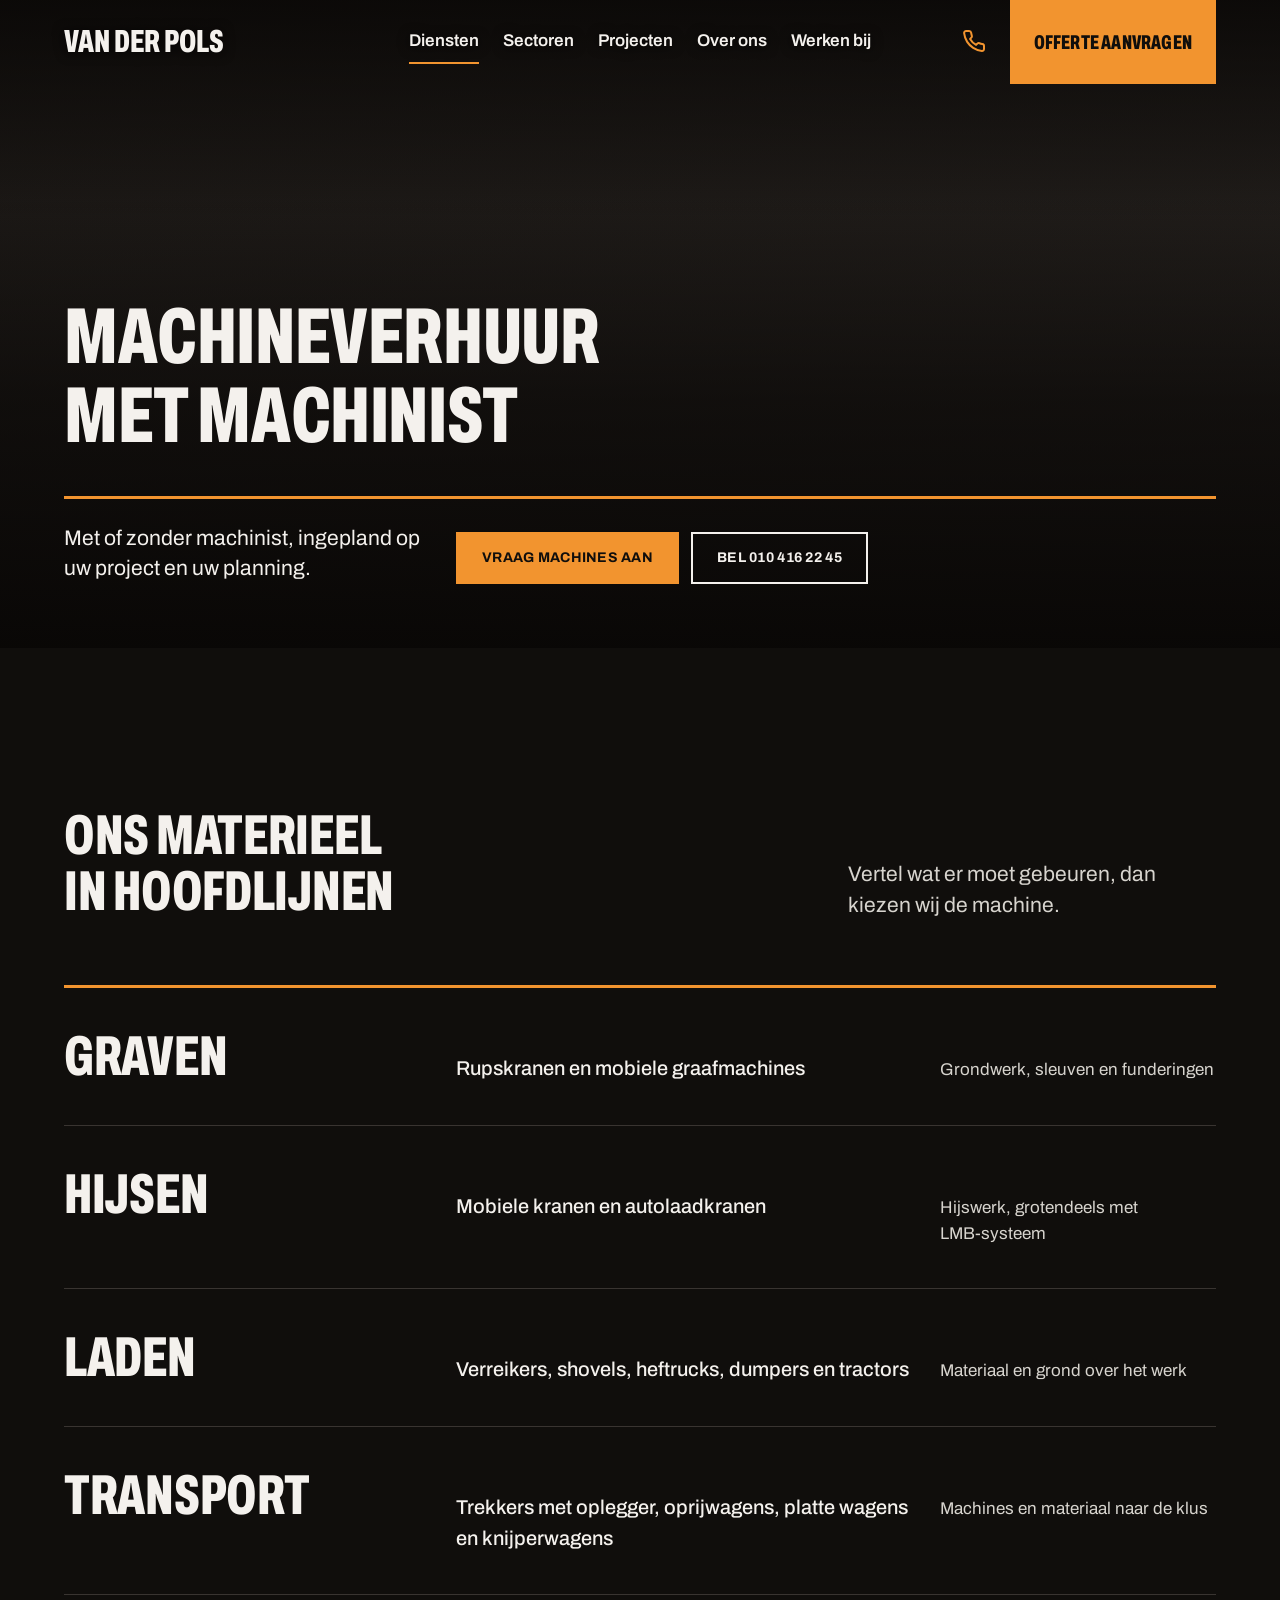
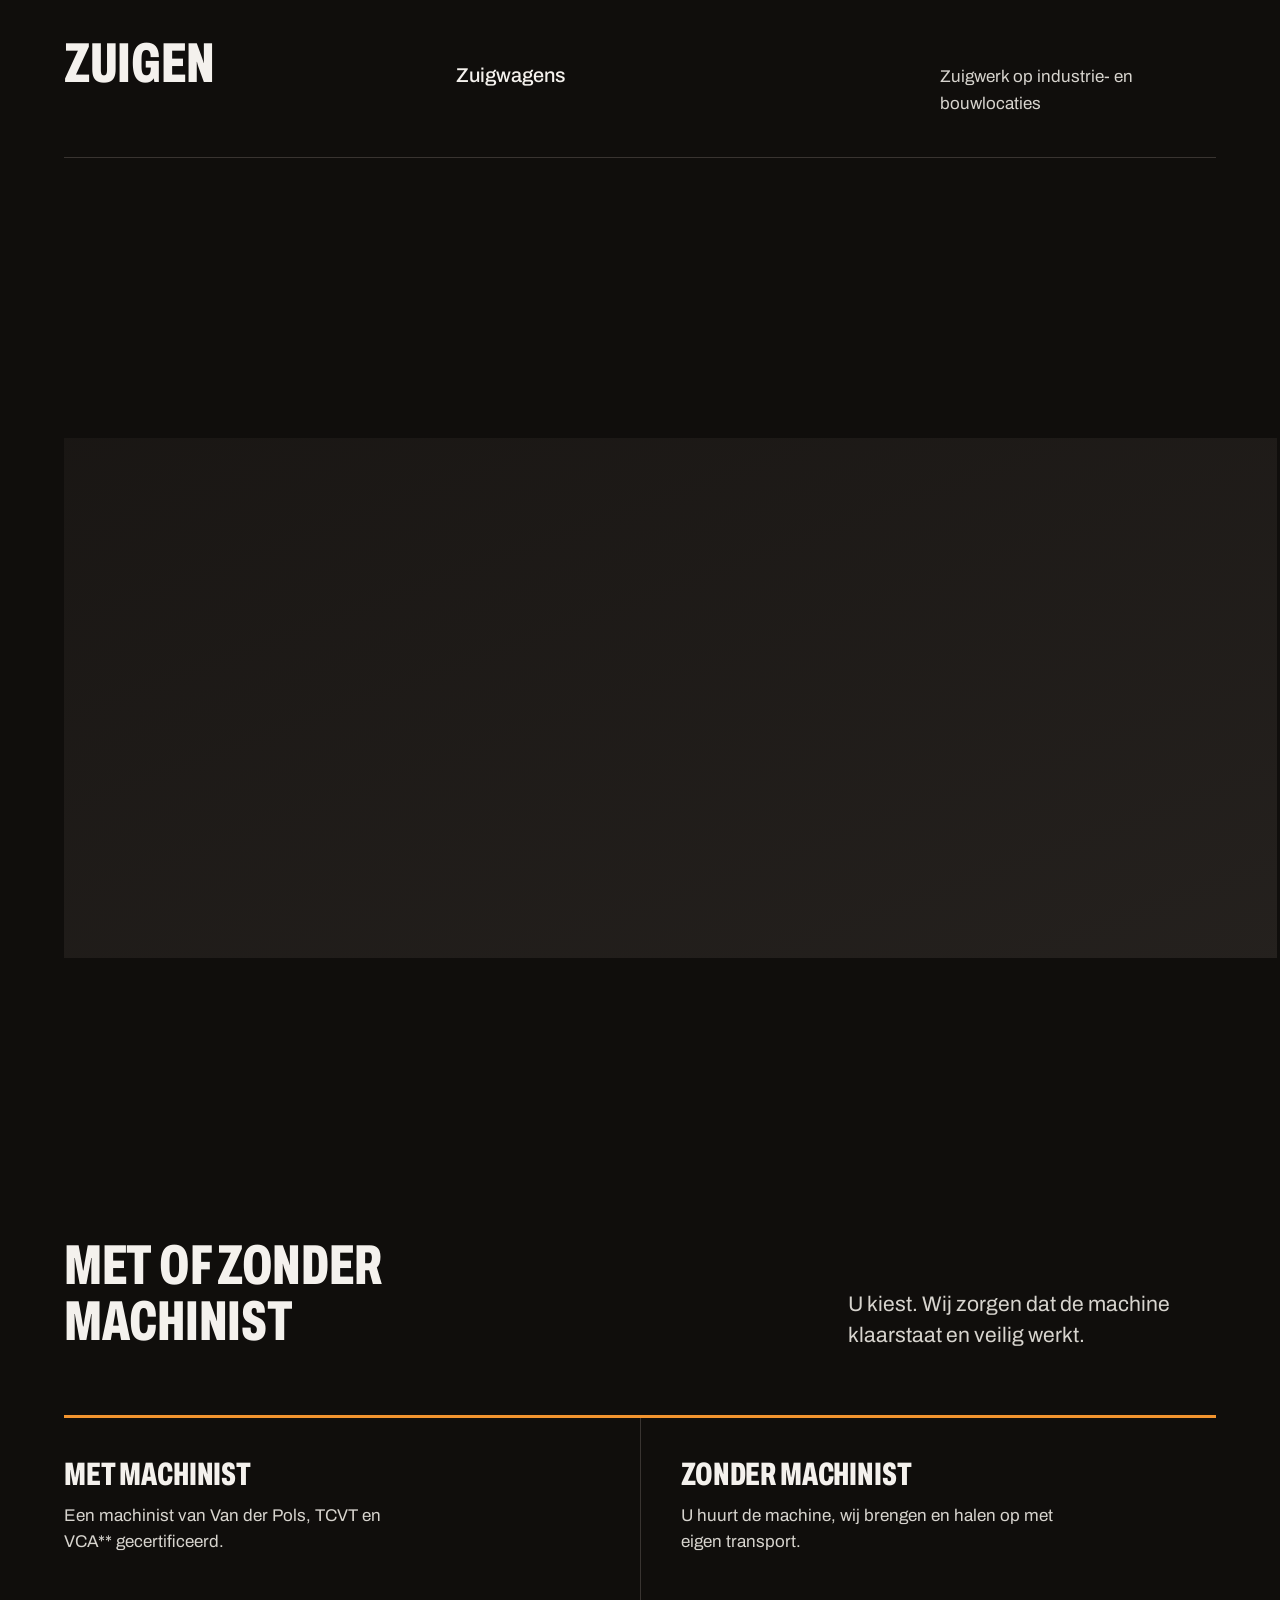
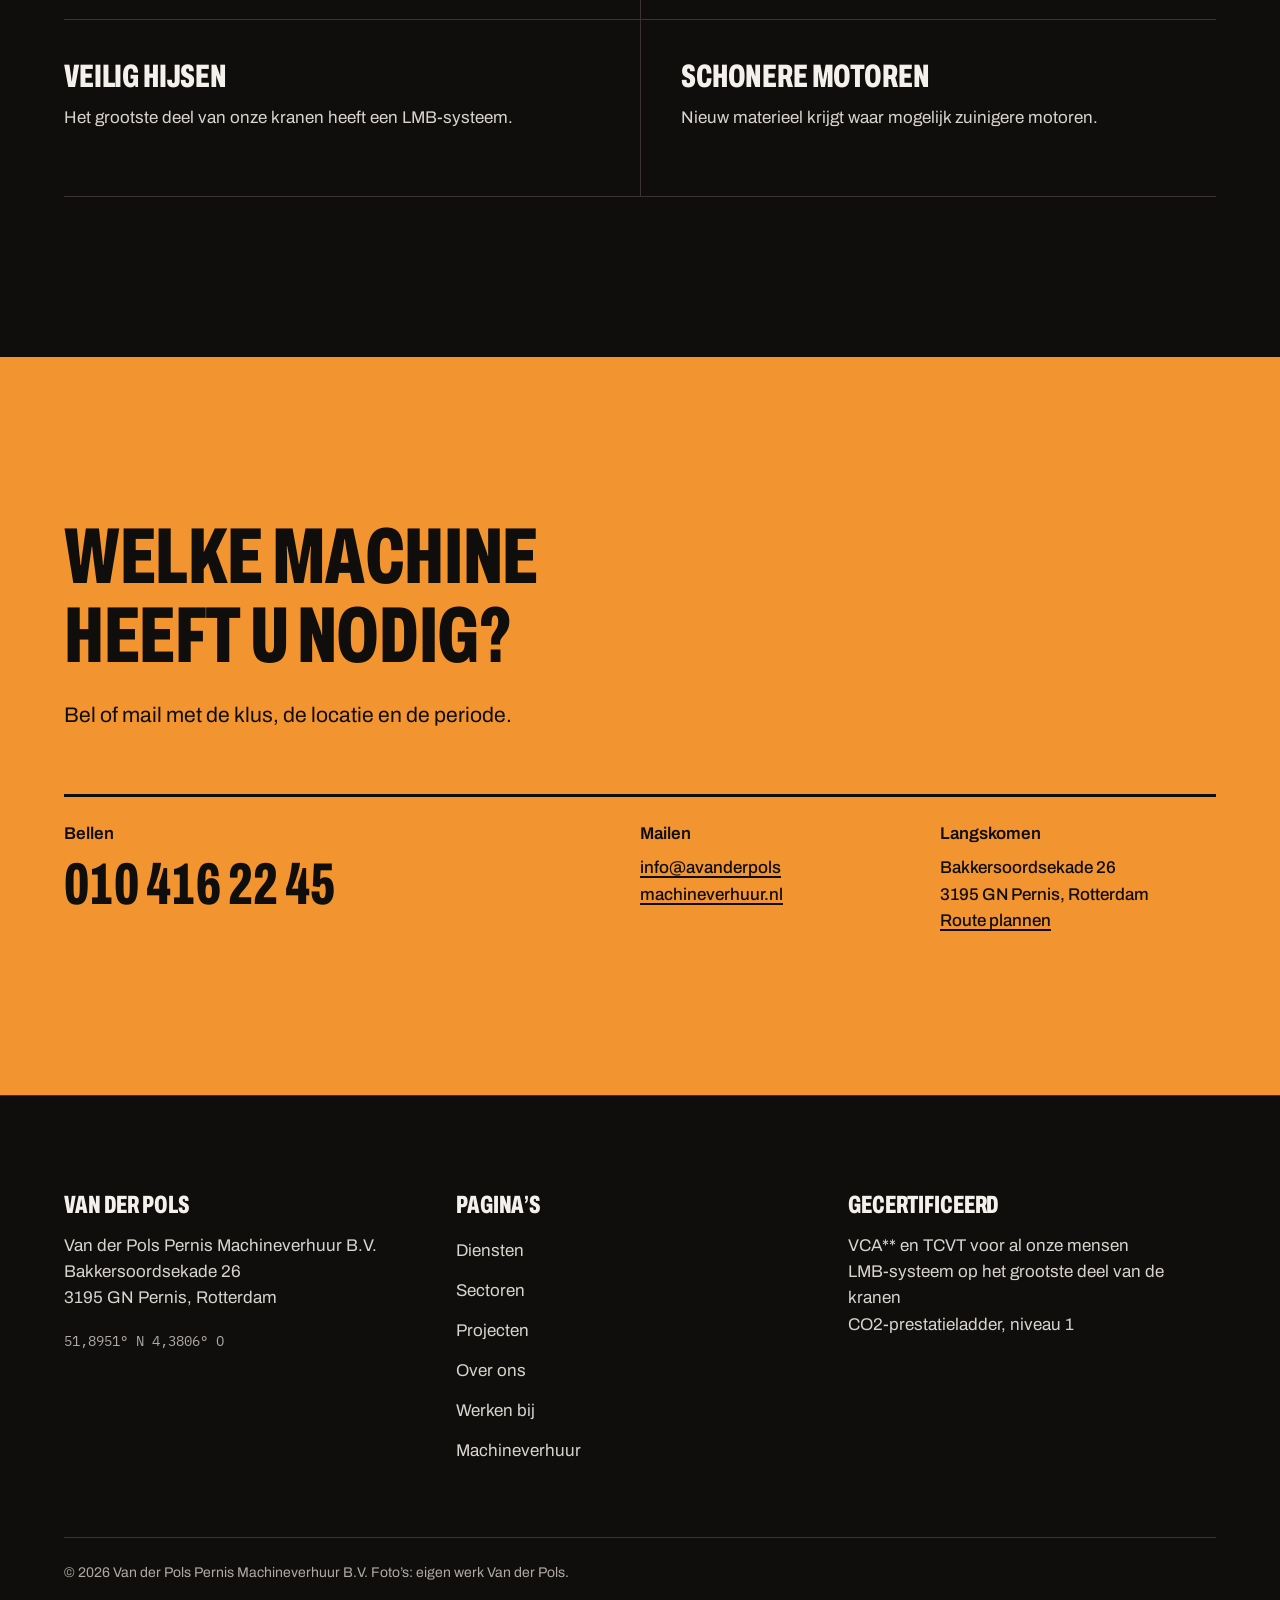
<file: machineverhuur.html>
<!doctype html>
<html lang="nl">
<head>
<meta charset="utf-8">
<meta name="viewport" content="width=device-width, initial-scale=1">
<title>Machineverhuur met machinist · Van der Pols</title>
<meta name="description" content="Machineverhuur met of zonder machinist van Van der Pols uit Pernis: graven, hijsen, laden, transport en zuigen.">
<link rel="preconnect" href="https://fonts.googleapis.com">
<link rel="preconnect" href="https://fonts.gstatic.com" crossorigin>
<link href="https://fonts.googleapis.com/css2?family=Archivo:wdth,wght@62..100,400..800&family=IBM+Plex+Mono:wght@400&display=swap" rel="stylesheet">
<link rel="preconnect" href="https://service.pdok.nl">
<link rel="stylesheet" href="styles.css">
<script>document.documentElement.classList.add('js');</script>
</head>
<body>
<a class="skip" href="#main">Naar de inhoud</a>

<header class="nav nav--over">
  <nav class="container nav__row" aria-label="Hoofdmenu">
    <a class="wordmark" href="index.html" aria-label="Van der Pols, naar de homepage">Van der Pols</a>
    <ul class="nav__links">
      <li><a href="index.html#diensten" aria-current="page">Diensten</a></li>
      <li><a href="index.html#sectoren">Sectoren</a></li>
      <li><a href="projecten.html">Projecten</a></li>
      <li><a href="index.html#over">Over ons</a></li>
      <li><a href="werken-bij.html">Werken bij</a></li>
    </ul>
    <div class="nav__end">
    <a class="nav__phone" href="tel:+31104162245" aria-label="Bel 010 416 22 45"><svg class="nav__icon" viewBox="0 0 24 24" width="20" height="20" fill="none" stroke="currentColor" stroke-width="2" stroke-linecap="round" stroke-linejoin="round" aria-hidden="true"><path d="M22 16.92v3a2 2 0 0 1-2.18 2 19.79 19.79 0 0 1-8.63-3.07 19.5 19.5 0 0 1-6-6 19.79 19.79 0 0 1-3.07-8.67A2 2 0 0 1 4.11 2h3a2 2 0 0 1 2 1.72 12.84 12.84 0 0 0 .7 2.81 2 2 0 0 1-.45 2.11L8.09 9.91a16 16 0 0 0 6 6l1.27-1.27a2 2 0 0 1 2.11-.45 12.84 12.84 0 0 0 2.81.7A2 2 0 0 1 22 16.92z"/></svg><span>010 416 22 45</span></a>
    <a class="nav__cta" href="index.html#contact">Offerte aanvragen</a>
    <details class="nav__menu">
      <summary>Menu</summary>
      <ul>
        <li><a href="index.html#diensten" aria-current="page">Diensten</a></li>
        <li><a href="index.html#sectoren">Sectoren</a></li>
        <li><a href="projecten.html">Projecten</a></li>
        <li><a href="index.html#over">Over ons</a></li>
        <li><a href="werken-bij.html">Werken bij</a></li>
        <li><a href="index.html#contact">Contact</a></li>
      </ul>
    </details>
    </div>
  </nav>
</header>

<main id="main">

<section class="hero hero--banner" aria-labelledby="hero-title">
  <figure class="hero__photo" data-slot="hero" data-alt="Een machine van Van der Pols aan het werk, breed formaat">
    <img src="https://www.avanderpolsmachineverhuur.nl/wp-content/uploads/2022/12/IMG_5970-scaled-1.jpg" width="1500" height="1500" alt="Een graafmachine van Van der Pols laadt grond" fetchpriority="high">
  </figure>
  <div class="container hero__body">
    <h1 id="hero-title">Machineverhuur<br>met machinist</h1>
    
      <div class="hero__foot">
        <p class="lead">Met of zonder machinist, ingepland op uw project en uw planning.</p>
        <div class="hero__actions"><a class="btn btn--primary" href="#contact">Vraag machines aan</a>
          <a class="btn" href="tel:+31104162245">Bel 010 416 22 45</a></div>
        
      </div>
  </div>
</section>

<section class="section" aria-labelledby="vloot-title">
  <div class="container">
    <div class="head">
      <h2 id="vloot-title">Ons materieel in hoofdlijnen</h2>
      <p class="lead">Vertel wat er moet gebeuren, dan kiezen wij de machine.</p>
    </div>
    <ul class="spec">
      <li id="graven"><h3>Graven</h3><p class="machines">Rupskranen en mobiele graafmachines</p><p class="use">Grondwerk, sleuven en funderingen</p></li>
      <li id="hijsen"><h3>Hijsen</h3><p class="machines">Mobiele kranen en autolaadkranen</p><p class="use">Hijswerk, grotendeels met LMB-systeem</p></li>
      <li id="laden"><h3>Laden</h3><p class="machines">Verreikers, shovels, heftrucks, dumpers en tractors</p><p class="use">Materiaal en grond over het werk</p></li>
      <li id="transport"><h3>Transport</h3><p class="machines">Trekkers met oplegger, oprijwagens, platte wagens en knijperwagens</p><p class="use">Machines en materiaal naar de klus</p></li>
      <li id="zuigen"><h3>Zuigen</h3><p class="machines">Zuigwagens</p><p class="use">Zuigwerk op industrie- en bouwlocaties</p></li>
    </ul>
  </div>
</section>

<section class="section--s" aria-label="De vloot">
  <div class="container">
    <div class="wide-photo photo" data-slot="vloot" data-alt="De vloot van Van der Pols op een rij, breed formaat"><img src="https://www.avanderpolsmachineverhuur.nl/wp-content/uploads/2023/01/Knijperwagens-scaled.jpg" width="1500" height="1500" alt="Een rij vrachtwagens van Van der Pols met knijpers en opleggers" loading="lazy"></div>
  </div>
</section>

<section class="section" aria-labelledby="modes-title">
  <div class="container">
    <div class="head">
      <h2 id="modes-title">Met of zonder machinist</h2>
      <p class="lead">U kiest. Wij zorgen dat de machine klaarstaat en veilig werkt.</p>
    </div>
    <ul class="blocks">
      <li><h3>Met machinist</h3><p>Een machinist van Van der Pols, TCVT en VCA** gecertificeerd.</p></li>
      <li><h3>Zonder machinist</h3><p>U huurt de machine, wij brengen en halen op met eigen transport.</p></li>
      <li><h3>Veilig hijsen</h3><p>Het grootste deel van onze kranen heeft een LMB-systeem.</p></li>
      <li><h3>Schonere motoren</h3><p>Nieuw materieel krijgt waar mogelijk zuinigere motoren.</p></li>
    </ul>
  </div>
</section>

<section class="section contact" id="contact" aria-labelledby="contact-title">
  <div class="container">
    <h2 id="contact-title">Welke machine heeft u nodig?</h2>
    <p class="lead">Bel of mail met de klus, de locatie en de periode.</p>
    <dl class="ways">
      <div><dt>Bellen</dt><dd class="ways__phone"><a href="tel:+31104162245">010 416 22 45</a></dd></div>
      <div><dt>Mailen</dt><dd><a href="mailto:info@avanderpolsmachineverhuur.nl">info@avanderpols<wbr>machineverhuur.nl</a></dd></div>
      <div><dt>Langskomen</dt><dd>Bakkersoordsekade 26<br>3195 GN Pernis, Rotterdam<br><a href="https://www.google.com/maps/search/?api=1&amp;query=Bakkersoordsekade%2026%20Pernis">Route plannen</a></dd></div>
    </dl>
  </div>
</section>

</main>

<footer class="foot">
  <div class="container">
    <div class="foot__grid">
      <div>
        <h2>Van der Pols</h2>
        <p>Van der Pols Pernis Machineverhuur B.V.<br>Bakkersoordsekade 26<br>3195 GN Pernis, Rotterdam</p>
        <p><span class="coords">51,8951° N 4,3806° O</span></p>
      </div>
      <div>
        <h2>Pagina’s</h2>
        <ul>
          <li><a href="index.html#diensten">Diensten</a></li>
          <li><a href="index.html#sectoren">Sectoren</a></li>
          <li><a href="projecten.html">Projecten</a></li>
          <li><a href="index.html#over">Over ons</a></li>
          <li><a href="werken-bij.html">Werken bij</a></li>
          <li><a href="machineverhuur.html">Machineverhuur</a></li>
        </ul>
      </div>
      <div>
        <h2>Gecertificeerd</h2>
        <ul>
          <li>VCA** en TCVT voor al onze mensen</li>
          <li>LMB-systeem op het grootste deel van de kranen</li>
          <li>CO2-prestatieladder, niveau 1</li>
        </ul>
      </div>
    </div>
    <p class="foot__legal">© 2026 Van der Pols Pernis Machineverhuur B.V. Foto’s: eigen werk Van der Pols.</p>
  </div>
</footer>

<script src="site.js"></script>
<script>window.hallmarkSlots = (m) => { for (const [k, v] of Object.entries(m)) { const s = document.querySelector(`[data-slot="${k}"]`); if (!s) continue; const im = new Image(); im.src = typeof v === 'string' ? v : v.src; im.alt = (typeof v === 'object' && v.alt) || s.dataset.alt || ''; s.querySelectorAll(':scope > img').forEach((o) => o.remove()); s.prepend(im); } };
document.querySelectorAll('[data-slot] img').forEach((i) => { if (i.complete && !i.naturalWidth) i.remove(); else i.addEventListener('error', () => i.remove(), { once: true }); });</script>
</body>
</html>
</file>
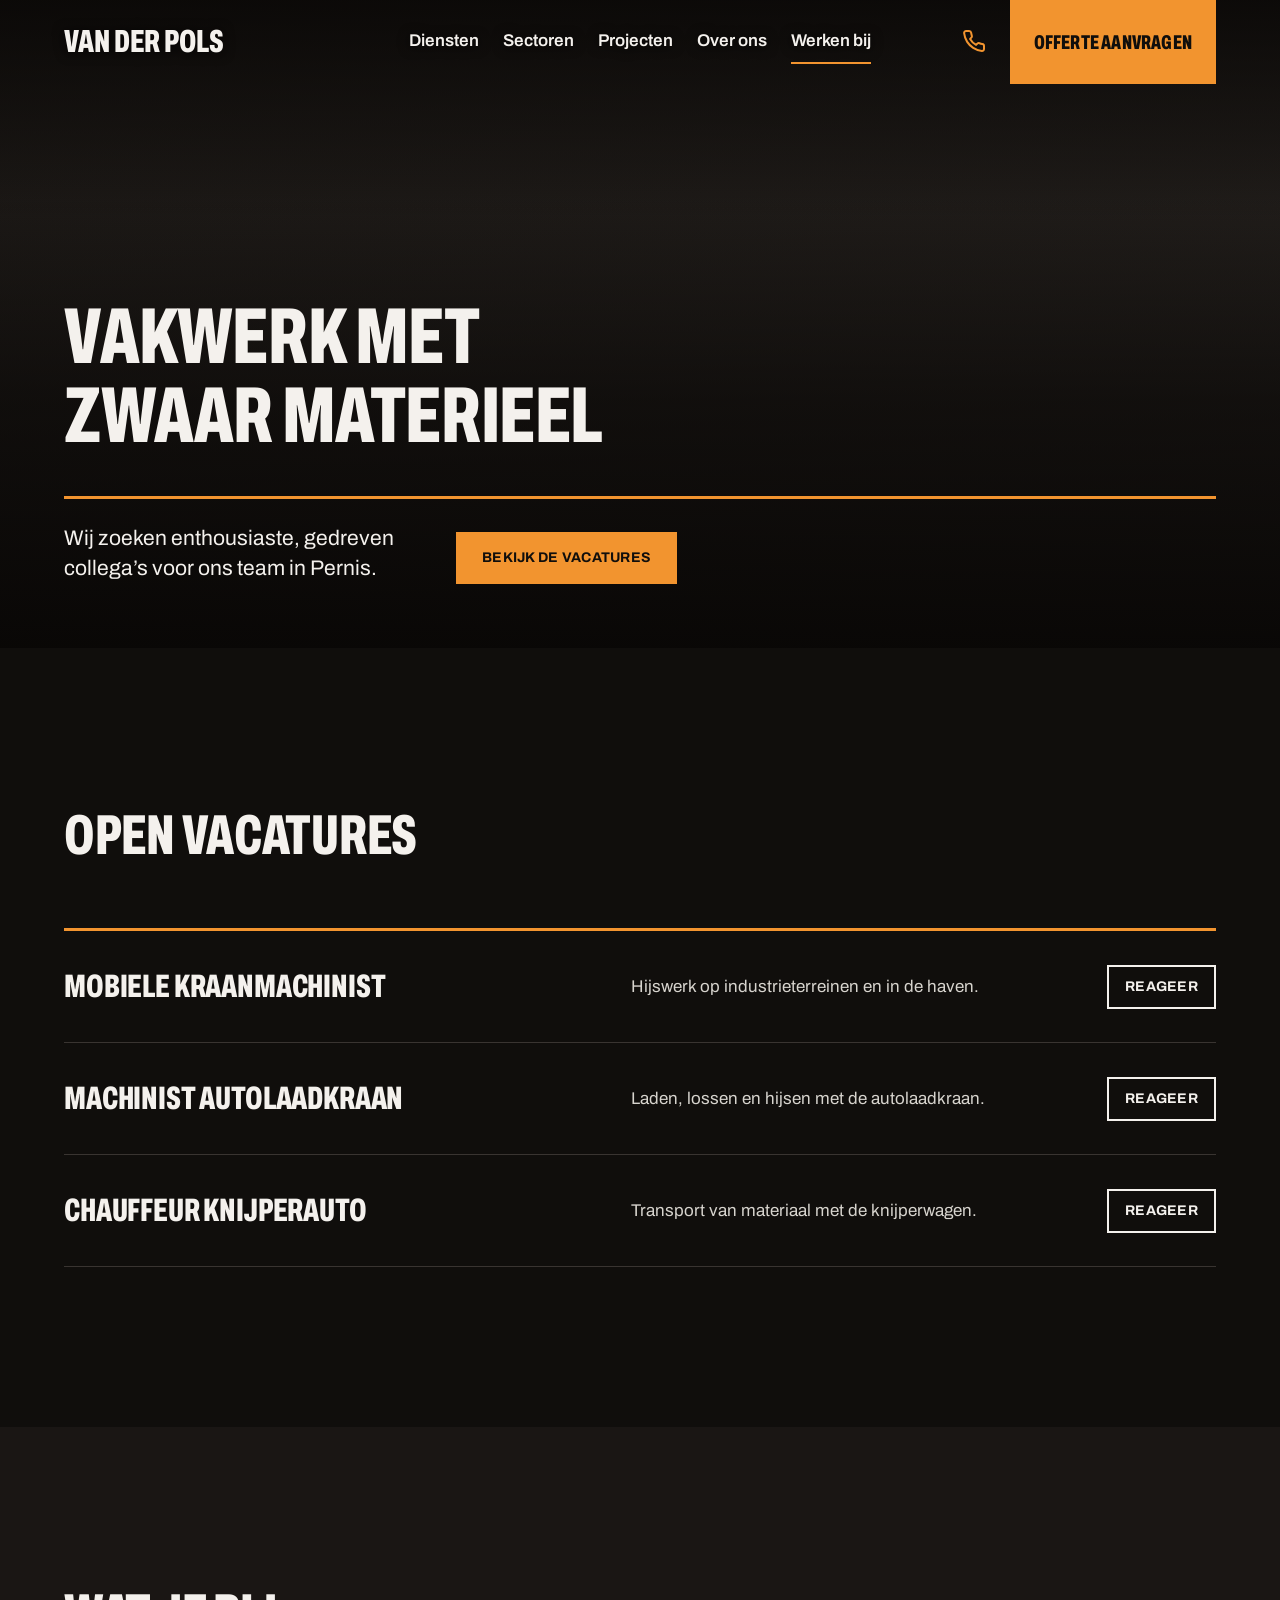
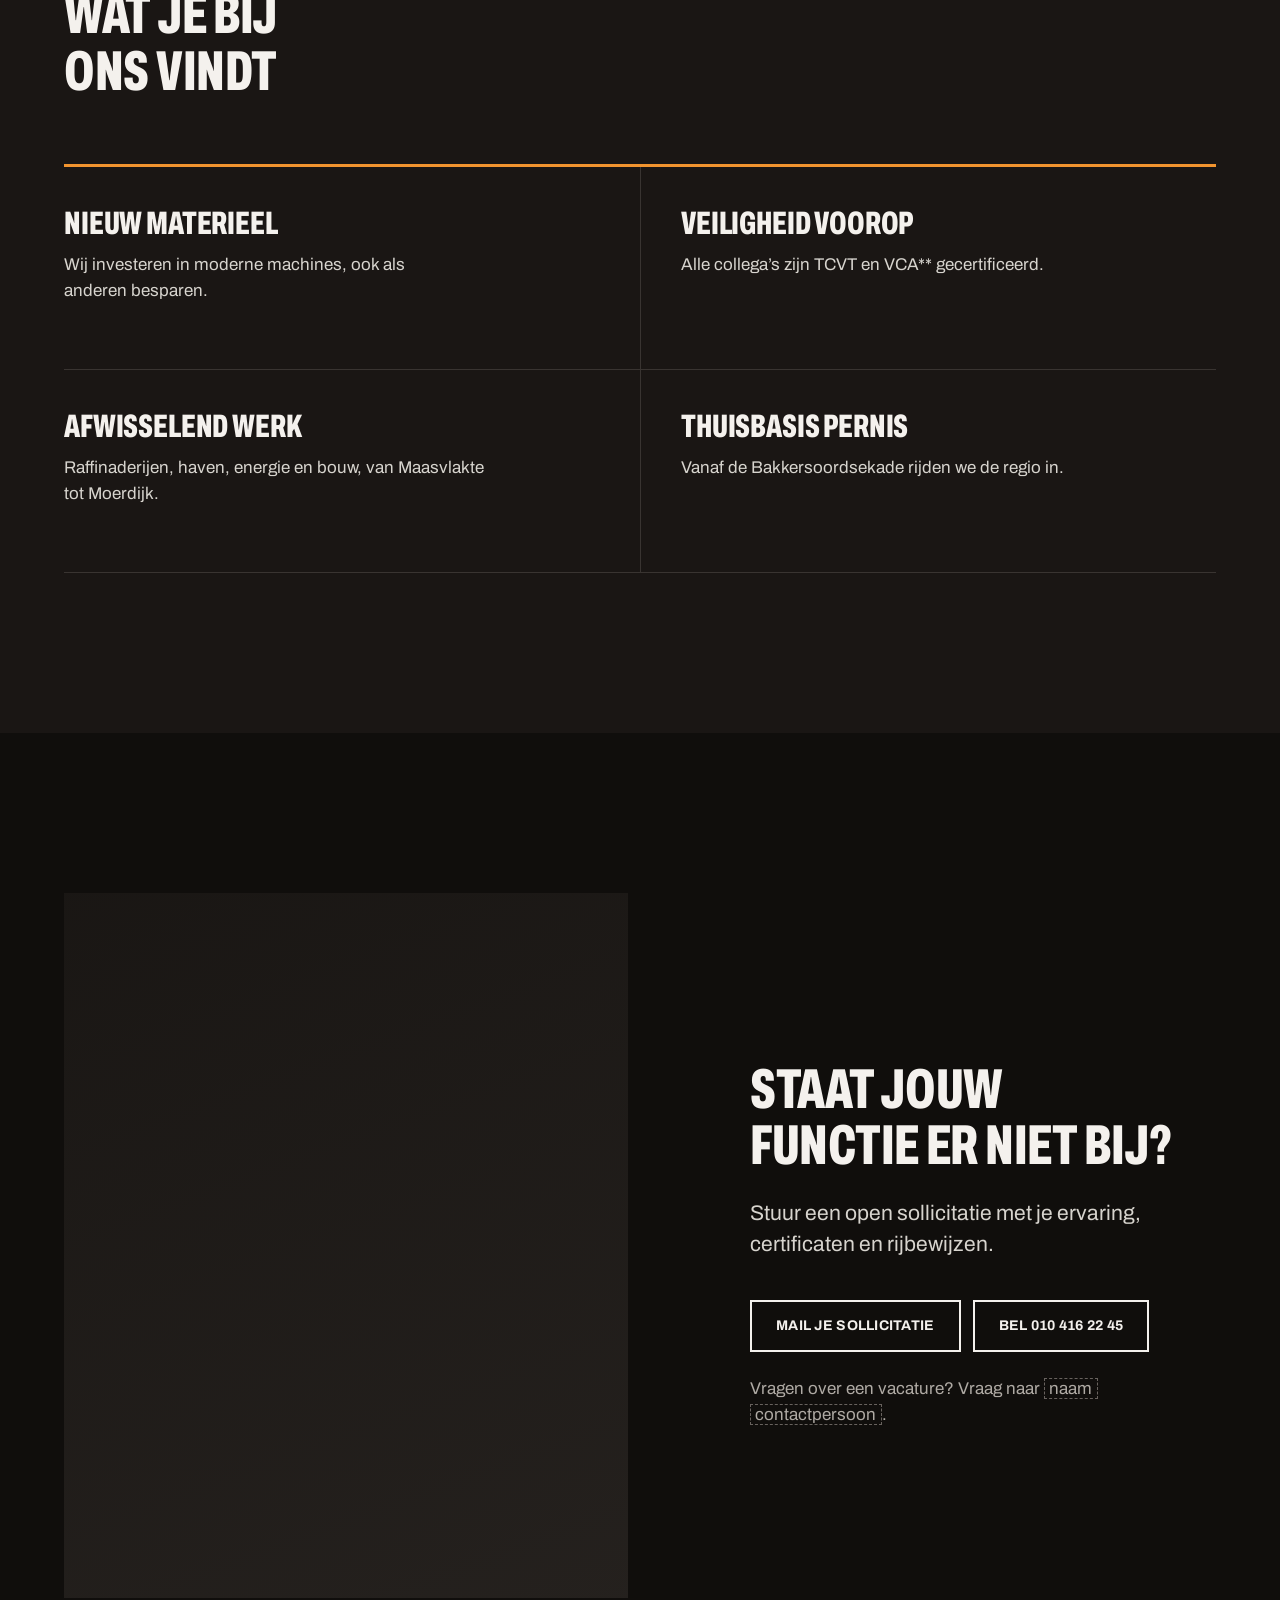
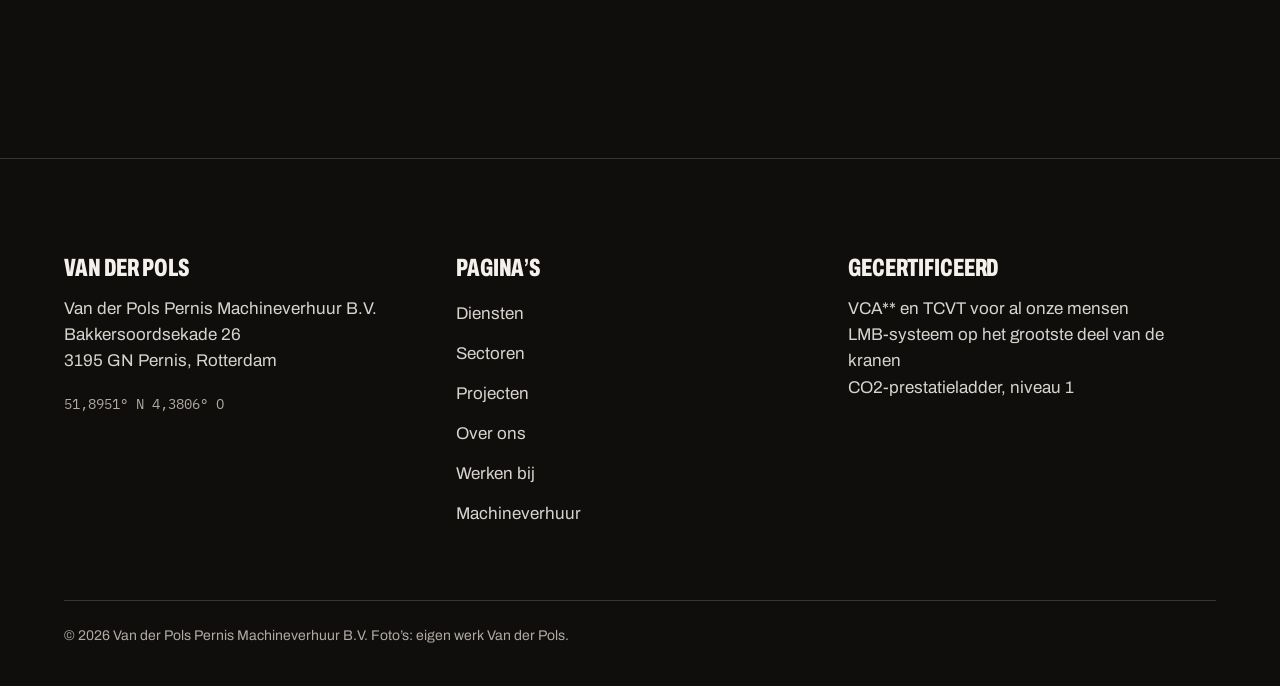
<file: werken-bij.html>
<!doctype html>
<html lang="nl">
<head>
<meta charset="utf-8">
<meta name="viewport" content="width=device-width, initial-scale=1">
<title>Werken bij Van der Pols</title>
<meta name="description" content="Vacatures bij Van der Pols in Pernis: mobiele kraanmachinist, machinist autolaadkraan en chauffeur knijperauto.">
<link rel="preconnect" href="https://fonts.googleapis.com">
<link rel="preconnect" href="https://fonts.gstatic.com" crossorigin>
<link href="https://fonts.googleapis.com/css2?family=Archivo:wdth,wght@62..100,400..800&family=IBM+Plex+Mono:wght@400&display=swap" rel="stylesheet">
<link rel="preconnect" href="https://service.pdok.nl">
<link rel="stylesheet" href="styles.css">
<script>document.documentElement.classList.add('js');</script>
</head>
<body>
<a class="skip" href="#main">Naar de inhoud</a>

<header class="nav nav--over">
  <nav class="container nav__row" aria-label="Hoofdmenu">
    <a class="wordmark" href="index.html" aria-label="Van der Pols, naar de homepage">Van der Pols</a>
    <ul class="nav__links">
      <li><a href="index.html#diensten">Diensten</a></li>
      <li><a href="index.html#sectoren">Sectoren</a></li>
      <li><a href="projecten.html">Projecten</a></li>
      <li><a href="index.html#over">Over ons</a></li>
      <li><a href="werken-bij.html" aria-current="page">Werken bij</a></li>
    </ul>
    <div class="nav__end">
    <a class="nav__phone" href="tel:+31104162245" aria-label="Bel 010 416 22 45"><svg class="nav__icon" viewBox="0 0 24 24" width="20" height="20" fill="none" stroke="currentColor" stroke-width="2" stroke-linecap="round" stroke-linejoin="round" aria-hidden="true"><path d="M22 16.92v3a2 2 0 0 1-2.18 2 19.79 19.79 0 0 1-8.63-3.07 19.5 19.5 0 0 1-6-6 19.79 19.79 0 0 1-3.07-8.67A2 2 0 0 1 4.11 2h3a2 2 0 0 1 2 1.72 12.84 12.84 0 0 0 .7 2.81 2 2 0 0 1-.45 2.11L8.09 9.91a16 16 0 0 0 6 6l1.27-1.27a2 2 0 0 1 2.11-.45 12.84 12.84 0 0 0 2.81.7A2 2 0 0 1 22 16.92z"/></svg><span>010 416 22 45</span></a>
    <a class="nav__cta" href="index.html#contact">Offerte aanvragen</a>
    <details class="nav__menu">
      <summary>Menu</summary>
      <ul>
        <li><a href="index.html#diensten">Diensten</a></li>
        <li><a href="index.html#sectoren">Sectoren</a></li>
        <li><a href="projecten.html">Projecten</a></li>
        <li><a href="index.html#over">Over ons</a></li>
        <li><a href="werken-bij.html" aria-current="page">Werken bij</a></li>
        <li><a href="index.html#contact">Contact</a></li>
      </ul>
    </details>
    </div>
  </nav>
</header>

<main id="main">

<section class="hero hero--banner" aria-labelledby="hero-title">
  <figure class="hero__photo" data-slot="hero" data-alt="Collega’s van Van der Pols aan het werk, gezichten herkenbaar, breed formaat">
    <img src="https://www.avanderpolsmachineverhuur.nl/wp-content/uploads/2022/12/zuigwagen-2.jpg" width="1200" height="800" alt="Twee medewerkers aan het werk naast een oranje zuigwagen" fetchpriority="high">
  </figure>
  <div class="container hero__body">
    <h1 id="hero-title">Vakwerk met<br>zwaar materieel</h1>
    
      <div class="hero__foot">
        <p class="lead">Wij zoeken enthousiaste, gedreven collega’s voor ons team in Pernis.</p>
        <div class="hero__actions"><a class="btn btn--primary" href="#vacatures">Bekijk de vacatures</a></div>
        
      </div>
  </div>
</section>

<section class="section" id="vacatures" aria-labelledby="vac-title">
  <div class="container">
    <div class="head">
      <h2 id="vac-title">Open vacatures</h2>
    </div>
    <ul class="vacancies">
      <li><h3>Mobiele kraanmachinist</h3><p>Hijswerk op industrieterreinen en in de haven.</p><a class="btn btn--small" href="mailto:info@avanderpolsmachineverhuur.nl?subject=Vacature%20mobiele%20kraanmachinist">Reageer</a></li>
      <li><h3>Machinist autolaadkraan</h3><p>Laden, lossen en hijsen met de autolaadkraan.</p><a class="btn btn--small" href="mailto:info@avanderpolsmachineverhuur.nl?subject=Vacature%20machinist%20autolaadkraan">Reageer</a></li>
      <li><h3>Chauffeur knijperauto</h3><p>Transport van materiaal met de knijperwagen.</p><a class="btn btn--small" href="mailto:info@avanderpolsmachineverhuur.nl?subject=Vacature%20chauffeur%20knijperauto">Reageer</a></li>
    </ul>
  </div>
</section>

<section class="section section--raised" aria-labelledby="why-title">
  <div class="container">
    <div class="head">
      <h2 id="why-title">Wat je bij ons vindt</h2>
    </div>
    <ul class="blocks">
      <li><h3>Nieuw materieel</h3><p>Wij investeren in moderne machines, ook als anderen besparen.</p></li>
      <li><h3>Veiligheid voorop</h3><p>Alle collega’s zijn TCVT en VCA** gecertificeerd.</p></li>
      <li><h3>Afwisselend werk</h3><p>Raffinaderijen, haven, energie en bouw, van Maasvlakte tot Moerdijk.</p></li>
      <li><h3>Thuisbasis Pernis</h3><p>Vanaf de Bakkersoordsekade rijden we de regio in.</p></li>
    </ul>
  </div>
</section>

<section class="section" aria-labelledby="open-title">
  <div class="container grid12 open">
    <div class="open__photo photo" data-slot="open-sollicitatie" data-alt="Een collega van Van der Pols bij een kraan of vrachtwagen, staand formaat"><img src="https://www.avanderpolsmachineverhuur.nl/wp-content/uploads/2022/09/IMG_5774-1-scaled-1.jpg" width="1500" height="1500" alt="Een vrachtwagen van Van der Pols onder de portaalkraan op het terrein" loading="lazy"></div>
    <div class="open__text">
      <h2 id="open-title">Staat jouw functie er niet bij?</h2>
      <p class="lead">Stuur een open sollicitatie met je ervaring, certificaten en rijbewijzen.</p>
      <div class="hero__actions">
        <a class="btn" href="mailto:info@avanderpolsmachineverhuur.nl?subject=Open%20sollicitatie">Mail je sollicitatie</a>
        <a class="btn" href="tel:+31104162245">Bel 010 416 22 45</a>
      </div>
      <p class="note">Vragen over een vacature? Vraag naar <span class="fill" data-fill="contactpersoon">naam contactpersoon</span>.</p>
    </div>
  </div>
</section>

</main>

<footer class="foot">
  <div class="container">
    <div class="foot__grid">
      <div>
        <h2>Van der Pols</h2>
        <p>Van der Pols Pernis Machineverhuur B.V.<br>Bakkersoordsekade 26<br>3195 GN Pernis, Rotterdam</p>
        <p><span class="coords">51,8951° N 4,3806° O</span></p>
      </div>
      <div>
        <h2>Pagina’s</h2>
        <ul>
          <li><a href="index.html#diensten">Diensten</a></li>
          <li><a href="index.html#sectoren">Sectoren</a></li>
          <li><a href="projecten.html">Projecten</a></li>
          <li><a href="index.html#over">Over ons</a></li>
          <li><a href="werken-bij.html">Werken bij</a></li>
          <li><a href="machineverhuur.html">Machineverhuur</a></li>
        </ul>
      </div>
      <div>
        <h2>Gecertificeerd</h2>
        <ul>
          <li>VCA** en TCVT voor al onze mensen</li>
          <li>LMB-systeem op het grootste deel van de kranen</li>
          <li>CO2-prestatieladder, niveau 1</li>
        </ul>
      </div>
    </div>
    <p class="foot__legal">© 2026 Van der Pols Pernis Machineverhuur B.V. Foto’s: eigen werk Van der Pols.</p>
  </div>
</footer>

<script src="site.js"></script>
<script>window.hallmarkSlots = (m) => { for (const [k, v] of Object.entries(m)) { const s = document.querySelector(`[data-slot="${k}"]`); if (!s) continue; const im = new Image(); im.src = typeof v === 'string' ? v : v.src; im.alt = (typeof v === 'object' && v.alt) || s.dataset.alt || ''; s.querySelectorAll(':scope > img').forEach((o) => o.remove()); s.prepend(im); } };
document.querySelectorAll('[data-slot] img').forEach((i) => { if (i.complete && !i.naturalWidth) i.remove(); else i.addEventListener('error', () => i.remove(), { once: true }); });</script>
</body>
</html>
</file>
<file: styles.css>
/* Hallmark · theme: custom · idea: "Van der Pols op coördinaten: het werk staat op de echte luchtfoto, en de site zoomt van de haven naar de machine" · vibe: "antraciet, staal, merkoranje, grondverzet, zwaar en zakelijk" · genre: modern-minimal · job: hire · brand: Van der Pols (spec 2026-11-25)
 * paper: antraciet oklch 16.5% · accent: brand orange #f2942e (oklch 74.9% 0.156 62.3) · faces: Archivo (62% width, 800, uppercase display; 100% width body), IBM Plex Mono for coordinates only
 * hero: full-bleed fleet photograph, the head in heavy condensed lines on its foot, the yard's coordinates beside it · nav: wordmark left, links, phone and one action, transparent over the hero · footer: three columns, address, pages, certificates
 * imagery: photographs, client 13 (avanderpolsmachineverhuur.nl uploads) · aerial photograph PDOK Luchtfoto (Beeldmateriaal Nederland, CC BY 4.0) · signature: the work area on the real aerial photograph, each job zoomable from the port to its site
 * axes: dark/grotesk-heavy/warm · posture: committed (the orange carries one full section, contact; elsewhere a signal) · contrast: pass · fold: pass · v2.0.0 */
/* Hallmark · pre-emit critique: P4 H5 E4 S5 R4 V5 · weakest: E, a hand-rolled tile viewer instead of a map library; kept it to one projection function and integer tiles scaled once */
/* Hallmark · dismissed 23 · the one orange display figure is the Moerdijk case, 4 to 8 machines, on a page whose posture is committed */
/* Hallmark · dismissed 28a · on the projects page the first image sits in a folded case row; the page opens on the aerial map, which is the LCP */
/* Hallmark · answered F4 · the quote block in the bar is the one standing action the client asked to stand out; the hero keeps its own orange button for the same job */
/* Hallmark · dismissed 58 · the 455 counts the looping client band twice; its six repeated cards (14 words) are an aria-hidden copy for the loop, so the page reads 441 */
/* Hallmark · dismissed 49 · the project list entries are two-line rows (project, its line, its coordinates) meant to wrap, not button labels */
@import url("./tokens.css");
@import url("./base.css");

:root { --nav-h: 84px; }

body { font-size: var(--text-md); }
h1, h2, h3, .display { font-family: var(--font-display); font-weight: var(--display-weight); font-stretch: var(--display-stretch); text-transform: uppercase; letter-spacing: var(--tracking-display); line-height: 1; overflow-wrap: break-word; min-width: 0; }
h1 { max-width: none; }
h2 { max-width: 18ch; }
h3 { max-width: 28ch; line-height: 1.02; }
.lead { color: var(--color-ink-2); }
.coords { font-family: var(--font-outlier); font-size: var(--text-sm); font-variant-numeric: tabular-nums; color: var(--color-muted); }

/* ---------- chrome ---------- */
.skip { position: absolute; left: var(--space-md); top: calc(-1 * var(--space-3xl)); z-index: var(--z-toast); padding: var(--space-xs) var(--space-md); background: var(--color-accent); color: var(--color-accent-ink); }
.skip:focus-visible { top: var(--space-md); }

.nav { position: sticky; top: 0; z-index: var(--z-sticky-nav); background: var(--color-paper); border-bottom: var(--rule-hair) solid var(--color-rule); transition: background-color var(--dur-short) var(--ease-out), border-color var(--dur-short) var(--ease-out); }
.nav--over { position: fixed; left: 0; right: 0; }
.js .nav--over:not(.is-solid) { background: transparent; border-bottom-color: transparent; }
.nav__row { display: flex; align-items: center; gap: var(--space-xl); min-height: var(--nav-h); }
.wordmark { font-family: var(--font-display); font-weight: var(--display-weight); font-stretch: var(--display-stretch); font-size: var(--text-2xl); line-height: 1.02; text-transform: uppercase; color: var(--color-ink); text-decoration: none; white-space: nowrap; min-width: 0; overflow-wrap: break-word; }
.wordmark:focus-visible { outline: 2px solid var(--color-focus); outline-offset: 4px; }
.nav__links { display: flex; gap: var(--space-lg); margin: 0 0 0 auto; padding: 0; list-style: none; }
.nav__links a, .nav__phone { display: inline-flex; align-items: center; min-height: 44px; font-weight: 500; color: var(--color-ink); text-decoration: none; white-space: nowrap; border-bottom: 2px solid transparent; transition: border-color var(--dur-short) var(--ease-out); }
.nav__links a:hover, .nav__links a[aria-current="page"], .nav__phone:hover { border-bottom-color: var(--color-accent); }
.nav__links a:focus-visible, .nav__phone:focus-visible { outline: 2px solid var(--color-focus); outline-offset: 2px; }
.nav__links a:active, .nav__phone:active { color: var(--color-ink-2); }
.nav__phone { font-family: var(--font-outlier); font-size: var(--text-sm); }
.nav__menu { display: none; margin-left: auto; }
.nav__menu summary { display: inline-flex; align-items: center; min-height: 48px; padding: 0 var(--space-md); list-style: none; cursor: pointer; font-weight: 600; border: var(--rule-hair) solid var(--color-rule-strong); background: var(--color-paper); }
.nav__menu summary::-webkit-details-marker { display: none; }
.nav__menu summary:focus-visible { outline: 2px solid var(--color-focus); outline-offset: 2px; }
.nav__menu ul { position: absolute; left: 0; right: 0; top: var(--nav-h); margin: 0; padding: var(--space-xs) var(--gutter) var(--space-lg); list-style: none; background: var(--color-paper); border-bottom: var(--rule-bold) solid var(--color-accent); }
.nav__menu li + li { border-top: var(--rule-hair) solid var(--color-rule); }
.nav__menu ul a { display: flex; align-items: center; min-height: 56px; font-family: var(--font-display); font-weight: var(--display-weight); font-stretch: var(--display-stretch); font-size: var(--text-xl); text-transform: uppercase; color: var(--color-ink); text-decoration: none; }
.nav__menu ul a:focus-visible { outline: 2px solid var(--color-focus); outline-offset: -2px; }

/* ---------- controls ---------- */
.btn { display: inline-flex; align-items: center; justify-content: center; gap: var(--space-xs); min-height: 52px; padding: 0 var(--space-lg); border: 2px solid var(--color-ink); border-radius: var(--radius); background: transparent; color: var(--color-ink); font: 700 var(--text-sm)/1 var(--font-body); text-transform: uppercase; letter-spacing: 0.02em; white-space: nowrap; text-decoration: none; cursor: pointer; transition: background-color var(--dur-short) var(--ease-out), color var(--dur-short) var(--ease-out), transform var(--dur-micro) var(--ease-out); }
.btn:hover { background: var(--color-ink); color: var(--color-paper); }
.btn:active { transform: translateY(1px); }
.btn:focus-visible { outline: 2px solid var(--color-focus); outline-offset: 3px; }
.btn:disabled, .btn[aria-disabled="true"] { opacity: 0.55; cursor: not-allowed; transform: none; }
.btn--primary { background: var(--color-accent); border-color: var(--color-accent); color: var(--color-accent-ink); }
.btn--primary:hover { background: var(--color-accent-deep); border-color: var(--color-accent-deep); color: var(--color-accent-ink); }
.btn--small { min-height: 44px; padding: 0 var(--space-md); }
.textlink { display: inline-flex; align-items: center; min-height: 44px; font-weight: 600; color: var(--color-ink); text-decoration: underline; text-decoration-color: var(--color-accent); text-decoration-thickness: 2px; text-underline-offset: 0.25em; transition: text-decoration-color var(--dur-short) var(--ease-out); }
.textlink:hover { text-decoration-color: var(--color-ink); }
.textlink:active { color: var(--color-ink-2); }
.textlink:focus-visible { outline: 2px solid var(--color-focus); outline-offset: 2px; }
@media (prefers-reduced-motion: reduce) { .btn, .textlink, .nav, .nav__links a, .nav__phone { transition: none; } }

/* ---------- sections ---------- */
.section { padding-block: var(--section-gap); }
.section--s { padding-block: var(--section-gap-s); }
.section--raised { background: var(--color-paper-2); color: var(--color-ink); }
.grid12 { display: grid; grid-template-columns: repeat(12, minmax(0, 1fr)); gap: var(--gap-columns); }
.head { display: grid; grid-template-columns: repeat(12, minmax(0, 1fr)); gap: var(--gap-columns); align-items: end; margin-bottom: var(--space-2xl); }
.head h2, .head h1 { grid-column: 1 / span 7; }
.head .lead { grid-column: 9 / -1; }
.photo > img { outline: 1px solid color-mix(in oklab, var(--color-ink) 6%, transparent); outline-offset: -1px; }

/* hero: full-bleed photograph, the head on its foot */
.hero { position: relative; display: grid; align-items: end; min-height: max(640px, 100svh); max-height: 1200px; background: var(--color-scrim); color: var(--color-ink); }
.hero__photo { position: absolute; inset: 0; margin: 0; }
.hero__photo > img { object-position: 62% 46%; }
.hero::after { content: ""; position: absolute; inset: 0; z-index: 1; pointer-events: none; background: linear-gradient(to top, color-mix(in oklab, var(--color-scrim) 92%, transparent) 0%, color-mix(in oklab, var(--color-scrim) 60%, transparent) 38%, transparent 70%), linear-gradient(to bottom, color-mix(in oklab, var(--color-scrim) 55%, transparent), transparent 22%); }
.hero__body { position: relative; z-index: 2; padding-block: calc(var(--nav-h) + var(--space-xl)) var(--space-2xl); }
.hero h1 { font-size: var(--text-mega); line-height: 1; }
.hero__foot { display: grid; grid-template-columns: repeat(12, minmax(0, 1fr)); gap: var(--gap-columns); align-items: end; margin-top: var(--space-xl); padding-top: var(--space-lg); border-top: var(--rule-bold) solid var(--color-accent); }
.hero__foot .lead { grid-column: 1 / span 5; color: var(--color-ink); }
.hero__actions { grid-column: 6 / span 4; display: flex; flex-wrap: wrap; gap: var(--space-sm); }
.hero__where { grid-column: 10 / -1; justify-self: end; text-align: right; font-size: var(--text-sm); color: var(--color-ink-2); }
.hero__where .coords { display: block; margin-top: var(--space-2xs); color: var(--color-ink); }
.hero--banner { min-height: max(560px, 72svh); }
.hero--banner h1 { font-size: var(--text-display); }

/* diensten: four tall photo tiles */
.tiles { display: grid; grid-template-columns: repeat(4, minmax(0, 1fr)); gap: var(--gap-columns); margin: 0; padding: 0; list-style: none; }
.tile { position: relative; display: block; aspect-ratio: 3 / 4; min-height: 420px; color: var(--color-ink); text-decoration: none; background: var(--color-paper-3); overflow: hidden; }
.tile::before { content: ""; position: absolute; inset: 0; z-index: 2; background: linear-gradient(to top, color-mix(in oklab, var(--color-scrim) 90%, transparent), transparent 58%); }
.tile::after { content: ""; position: absolute; left: 0; right: 0; bottom: 0; z-index: 3; height: 6px; background: var(--color-accent); transform: scaleX(0.18); transform-origin: left; transition: transform var(--dur-long) var(--ease-out); }
.tile:hover::after, .tile:focus-visible::after { transform: scaleX(1); }
.tile:focus-visible { outline: 3px solid var(--color-focus); outline-offset: 3px; }
.tile:active { opacity: 0.92; }
.tile__text { position: absolute; left: 0; right: 0; bottom: 0; z-index: 3; padding: var(--space-lg) var(--space-lg) var(--space-xl); }
.tile h3 { font-size: var(--text-title); }
.tile p { margin-top: var(--space-xs); color: var(--color-ink-2); }
@media (prefers-reduced-motion: reduce) { .tile::after { transition: none; } }

/* feiten: a head beside four figures */
.facts-row { align-items: start; }
.facts-row > div:first-child { grid-column: 1 / span 5; }
.facts-row .lead { margin-top: var(--space-lg); max-width: 34ch; }
.figs { grid-column: 7 / -1; display: grid; grid-template-columns: repeat(2, minmax(0, 1fr)); margin: 0; }
.figs > div { display: flex; flex-direction: column; padding: var(--space-lg) var(--space-lg) var(--space-xl) 0; border-top: var(--rule-bold) solid var(--color-accent); }
.figs > div:nth-child(even) { padding-left: var(--space-lg); border-left: var(--rule-hair) solid var(--color-rule); }
.figs dt { order: 2; margin-top: var(--space-sm); color: var(--color-ink-2); max-width: 26ch; }
.figs dd { order: 1; margin: 0; font-family: var(--font-display); font-weight: var(--display-weight); font-stretch: var(--display-stretch); font-size: var(--text-display-s); line-height: 1; text-transform: uppercase; font-variant-numeric: tabular-nums; overflow-wrap: break-word; min-width: 0; }

/* sectoren: a tab list of big names beside the photograph */
.sectors { align-items: start; }
.sectors__tabs { grid-column: 1 / span 5; display: flex; flex-direction: column; margin: 0; padding: 0; border-top: var(--rule-hair) solid var(--color-rule); }
.sectors__tabs button { display: flex; align-items: center; width: 100%; min-height: 96px; padding: var(--space-md) 0; text-align: left; font-family: var(--font-display); font-weight: var(--display-weight); font-stretch: var(--display-stretch); font-size: var(--text-section); line-height: 1; text-transform: uppercase; color: var(--color-muted); background: transparent; border: 0; border-bottom: var(--rule-hair) solid var(--color-rule); cursor: pointer; transition: color var(--dur-short) var(--ease-out); overflow-wrap: break-word; min-width: 0; }
.sectors__tabs button:hover { color: var(--color-ink-2); }
.sectors__tabs button[aria-selected="true"] { color: var(--color-ink); box-shadow: inset 6px 0 0 var(--color-accent); padding-left: var(--space-lg); }
.sectors__tabs button:focus-visible { outline: 2px solid var(--color-focus); outline-offset: -2px; }
.sectors__tabs button:active { color: var(--color-ink); }
.sectors__panels { grid-column: 7 / -1; }
.sector { display: grid; gap: var(--space-lg); }
.sector + .sector { margin-top: var(--space-2xl); }
.js .sector + .sector { margin-top: 0; }
.sector__photo { aspect-ratio: 4 / 3; min-height: 420px; }
.sector p { color: var(--color-ink-2); max-width: 52ch; }
.clients { margin-top: var(--space-2xl); padding-top: var(--space-lg); border-top: var(--rule-hair) solid var(--color-rule); color: var(--color-muted); }
.clients b { color: var(--color-ink); font-weight: 600; }
@media (prefers-reduced-motion: reduce) { .sectors__tabs button { transition: none; } }

/* projecten: the aerial photograph */
.map { position: relative; height: 720px; margin: 0; overflow: hidden; background: var(--color-paper-3); }
.map__tiles { position: absolute; left: 0; top: 0; transform-origin: 0 0; filter: saturate(0.5) brightness(0.62) contrast(1.15); transition: opacity var(--dur-long) var(--ease-out); }
.map__tiles img { position: absolute; width: 256px; height: 256px; max-width: none; }
.map__tiles.is-leaving { opacity: 0; }
.map__pins { position: absolute; inset: 0; z-index: 2; pointer-events: none; }
.pin { position: absolute; display: flex; align-items: center; gap: var(--space-xs); transform: translate(-8px, -8px); }
.pin i { width: 16px; height: 16px; flex-shrink: 0; background: var(--color-accent); border: 3px solid var(--color-scrim); outline: 2px solid var(--color-accent); }
.pin span { padding: var(--space-2xs) var(--space-xs); font-size: var(--text-sm); font-weight: 600; line-height: 1.2; white-space: nowrap; color: var(--color-ink); background: var(--color-scrim); }
.pin.is-home i { background: var(--color-ink); outline-color: var(--color-ink); }
.pin.is-open span { background: var(--color-accent); color: var(--color-accent-ink); }
.map__panel { position: absolute; z-index: 3; top: var(--space-xl); bottom: var(--space-xl); left: max(var(--gutter), calc((100% - var(--container)) / 2 + var(--gutter))); width: 400px; display: flex; flex-direction: column; background: var(--color-paper); color: var(--color-ink); border-top: var(--rule-bold) solid var(--color-accent); }
.map__panel ul { margin: 0; padding: 0; list-style: none; overflow-y: auto; scrollbar-width: thin; }
.map__panel li { border-bottom: var(--rule-hair) solid var(--color-rule); }
.map__panel button { display: grid; gap: var(--space-2xs); width: 100%; min-height: 72px; padding: var(--space-md) var(--space-lg); text-align: left; color: var(--color-ink); background: transparent; border: 0; cursor: pointer; transition: background-color var(--dur-short) var(--ease-out); }
.map__panel button:hover { background: var(--color-paper-2); }
.map__panel button:active { background: var(--color-paper-3); }
.map__panel button:focus-visible { outline: 2px solid var(--color-focus); outline-offset: -2px; }
.map__panel button[aria-pressed="true"] { background: var(--color-paper-3); color: var(--color-ink); box-shadow: inset 6px 0 0 var(--color-accent); }
.map__panel b { font-weight: 600; }
.map__panel span { color: var(--color-ink-2); font-size: var(--text-sm); }
.map__panel .coords { font-size: var(--text-xs); color: var(--color-muted); }
.map__all { position: absolute; z-index: 3; top: var(--space-xl); right: max(var(--gutter), calc((100% - var(--container)) / 2 + var(--gutter))); background: var(--color-paper); }
.map__credit { position: absolute; z-index: 3; right: 0; bottom: 0; margin: 0; padding: var(--space-2xs) var(--space-xs); font-size: var(--text-xs); color: var(--color-ink-2); background: color-mix(in oklab, var(--color-scrim) 80%, transparent); }
.map__credit a { color: inherit; }
.map__credit a:focus-visible { outline: 2px solid var(--color-focus); outline-offset: 2px; }
.work__more { margin-top: var(--space-xl); }
@media (prefers-reduced-motion: reduce) { .map__tiles, .map__panel button { transition: none; } }

/* case: the figure beside the photograph */
.case { align-items: center; }
.case__photo { grid-column: 1 / span 7; aspect-ratio: 4 / 3; min-height: 480px; }
.case__text { grid-column: 9 / -1; }
.bigfig { margin: 0; font-family: var(--font-display); font-weight: var(--display-weight); font-stretch: var(--display-stretch); font-size: var(--text-mega); line-height: 1; color: var(--color-accent); font-variant-numeric: tabular-nums; overflow-wrap: break-word; min-width: 0; }
.case__text h2 { margin-top: var(--space-md); font-size: var(--text-title); }
.case__text p { margin-top: var(--space-md); color: var(--color-ink-2); }
.case__text .caption { margin-top: var(--space-xl); padding-top: var(--space-md); border-top: var(--rule-hair) solid var(--color-rule); font-size: var(--text-sm); color: var(--color-muted); }

/* werken bij: a photograph band over the vacancies */
.band-photo { position: relative; height: 560px; }
.band-photo > img { object-position: 50% 40%; }
.band-photo::after { content: ""; position: absolute; inset: 0; z-index: 1; background: linear-gradient(to top, var(--color-paper) 0%, transparent 55%); pointer-events: none; }
.band-photo + .container { position: relative; z-index: 2; margin-top: calc(-1 * var(--space-4xl)); }
.vacancies { margin: 0; padding: 0; list-style: none; border-top: var(--rule-bold) solid var(--color-accent); }
.vacancies li { display: grid; grid-template-columns: minmax(0, 6fr) minmax(0, 5fr) auto; gap: var(--gap-columns); align-items: center; min-height: 112px; padding-block: var(--space-lg); border-bottom: var(--rule-hair) solid var(--color-rule); }
.vacancies h3 { font-size: var(--text-title); }
.vacancies p { color: var(--color-ink-2); }
.jobs__more { margin-top: var(--space-xl); }

/* contact: the orange field */
.contact { background: var(--color-accent); color: var(--color-accent-ink); --color-focus: var(--color-accent-ink); }
.contact h2 { font-size: var(--text-display); max-width: 14ch; }
.contact .lead { margin-top: var(--space-lg); color: var(--color-accent-ink); max-width: 40ch; }
.ways { display: grid; grid-template-columns: minmax(0, 6fr) minmax(0, 3fr) minmax(0, 3fr); gap: var(--gap-columns); margin: var(--space-2xl) 0 0; padding-top: var(--space-lg); border-top: var(--rule-bold) solid var(--color-accent-ink); }
.ways dt { font-weight: 600; }
.ways dd { margin: var(--space-xs) 0 0; font-weight: 500; overflow-wrap: break-word; min-width: 0; }
.ways dd a { color: inherit; text-decoration: underline; text-decoration-thickness: 2px; text-underline-offset: 0.2em; }
.ways dd a:focus-visible { outline: 2px solid var(--color-focus); outline-offset: 2px; }
.ways .ways__phone { font-family: var(--font-display); font-weight: var(--display-weight); font-stretch: var(--display-stretch); font-size: var(--text-display-s); line-height: 1; font-variant-numeric: tabular-nums; }
.ways .ways__phone a { text-decoration: none; }
.ways .ways__phone a:hover { text-decoration: underline; }
.contact .coords { color: var(--color-accent-ink); }

/* footer */
.foot { padding-block: var(--space-3xl) var(--space-xl); background: var(--color-paper); border-top: var(--rule-hair) solid var(--color-rule); }
.foot__grid { display: grid; grid-template-columns: repeat(3, minmax(0, 1fr)); gap: var(--gap-columns); }
.foot__grid h2 { font-size: var(--text-xl); }
.foot__grid p, .foot__grid li { color: var(--color-ink-2); }
.foot__grid p { margin-top: var(--space-md); }
.foot__grid ul { margin: var(--space-md) 0 0; padding: 0; list-style: none; }
.foot__grid a { display: inline-flex; align-items: center; min-height: 40px; color: var(--color-ink-2); text-decoration: none; border-bottom: 2px solid transparent; transition: border-color var(--dur-short) var(--ease-out); }
.foot__grid a:hover { color: var(--color-ink); border-bottom-color: var(--color-accent); }
.foot__grid a:focus-visible { outline: 2px solid var(--color-focus); outline-offset: 2px; }
.foot__legal { margin-top: var(--space-2xl); padding-top: var(--space-lg); border-top: var(--rule-hair) solid var(--color-rule); font-size: var(--text-sm); color: var(--color-muted); }
.foot__legal a { color: inherit; }
.foot__legal a:focus-visible { outline: 2px solid var(--color-focus); outline-offset: 2px; }
@media (prefers-reduced-motion: reduce) { .foot__grid a { transition: none; } }

/* ---------- subpage parts ---------- */
.spec { margin: 0; padding: 0; list-style: none; border-top: var(--rule-bold) solid var(--color-accent); }
.spec li { display: grid; grid-template-columns: minmax(0, 4fr) minmax(0, 5fr) minmax(0, 3fr); gap: var(--gap-columns); align-items: baseline; padding-block: var(--space-xl); border-bottom: var(--rule-hair) solid var(--color-rule); scroll-margin-top: calc(var(--nav-h) + var(--space-lg)); }
.spec h3 { font-size: var(--text-section); }
.spec .machines { font-size: var(--text-lg); font-weight: 500; }
.spec .use { color: var(--color-ink-2); }
.wide-photo { aspect-ratio: 21 / 9; min-height: 520px; }
.blocks { display: grid; grid-template-columns: repeat(2, minmax(0, 1fr)); margin: 0; padding: 0; list-style: none; border-top: var(--rule-bold) solid var(--color-accent); }
.blocks li { padding: var(--space-xl) var(--space-xl) var(--space-2xl) 0; border-bottom: var(--rule-hair) solid var(--color-rule); }
.blocks li:nth-child(even) { padding-left: var(--space-xl); border-left: var(--rule-hair) solid var(--color-rule); }
.blocks h3 { font-size: var(--text-title); }
.blocks p { margin-top: var(--space-sm); color: var(--color-ink-2); max-width: 48ch; }
.picks { display: grid; grid-template-columns: repeat(3, minmax(0, 1fr)); gap: var(--gap-columns); margin: 0; padding: 0; list-style: none; }
.pick__photo { aspect-ratio: 4 / 3; min-height: 300px; }
.picks .where { display: block; margin-top: var(--space-lg); }
.picks h3 { margin-top: var(--space-xs); font-size: var(--text-title); }
.picks p { margin-top: var(--space-sm); color: var(--color-ink-2); }
.open { align-items: center; }
.open__photo { grid-column: 1 / span 6; aspect-ratio: 4 / 5; min-height: 520px; }
.open__text { grid-column: 8 / -1; }
.open__text .lead { margin-top: var(--space-lg); }
.open__text .hero__actions { margin-top: var(--space-xl); }
.open__text .note { margin-top: var(--space-lg); color: var(--color-muted); max-width: 52ch; }
.fill { padding: 0 0.25em; border: 1px dashed var(--color-rule-strong); color: var(--color-muted); -webkit-box-decoration-break: clone; box-decoration-break: clone; }

/* ---------- responsive ---------- */
@media (max-width: 80rem) {
  .nav__links { gap: var(--space-md); }
  .nav__phone { display: none; }
}
@media (max-width: 64rem) {
  .nav__links, .nav__row > .btn { display: none; }
  .nav__menu { display: block; }
  .tiles { grid-template-columns: repeat(2, minmax(0, 1fr)); }
}
@media (max-width: 60rem) {
  :root { --nav-h: 68px; }
  .wordmark { font-size: var(--text-xl); }
  .head { grid-template-columns: minmax(0, 1fr); gap: var(--space-md); }
  .head h2, .head h1, .head .lead { grid-column: 1 / -1; }
  .hero__foot { grid-template-columns: minmax(0, 1fr); gap: var(--space-lg); }
  .hero__foot .lead, .hero__actions, .hero__where { grid-column: 1 / -1; justify-self: start; text-align: left; }
  .facts-row > div:first-child, .figs, .sectors__tabs, .sectors__panels, .case__photo, .case__text, .open__photo, .open__text { grid-column: 1 / -1; }
  .figs { margin-top: var(--space-xl); }
  .sectors__tabs { margin-bottom: var(--space-xl); }
  .sectors__tabs button { min-height: 72px; font-size: var(--text-3xl); }
  .sector__photo, .case__photo, .open__photo, .pick__photo { min-height: 0; }
  .map { height: 460px; }
  .map__panel { position: static; width: auto; margin: 0 var(--gutter); }
  .map__all { top: var(--space-md); right: var(--space-md); }
  .vacancies li, .spec li { grid-template-columns: minmax(0, 1fr); gap: var(--space-sm); }
  .ways { grid-template-columns: minmax(0, 1fr); }
  .foot__grid { grid-template-columns: minmax(0, 1fr); gap: var(--space-xl); }
  .wide-photo { aspect-ratio: 4 / 3; min-height: 0; }
  .blocks, .picks { grid-template-columns: minmax(0, 1fr); }
  .blocks li, .blocks li:nth-child(even) { padding: var(--space-lg) 0; border-left: 0; }
  .band-photo { height: 360px; }
  .band-photo + .container { margin-top: calc(-1 * var(--space-2xl)); }
}
@media (max-width: 40rem) {
  .tiles { grid-template-columns: minmax(0, 1fr); }
  .tile { aspect-ratio: 4 / 3; min-height: 0; }
  .figs > div { padding: var(--space-md) var(--space-sm) var(--space-lg) 0; }
  .figs > div:nth-child(even) { padding-left: var(--space-sm); }
  .pin span { font-size: var(--text-xs); }
}
.tile > .photo { position: absolute; inset: 0; }
.case__big { grid-column: 1 / span 7; }
@media (max-width: 60rem) { .case__big { grid-column: 1 / -1; } }
.work { position: relative; }
.section--flush-top { padding-top: 0; }
@media (max-width: 60rem) {
  .hero::after { background: linear-gradient(to top, color-mix(in oklab, var(--color-scrim) 94%, transparent) 0%, color-mix(in oklab, var(--color-scrim) 78%, transparent) 55%, color-mix(in oklab, var(--color-scrim) 55%, transparent) 100%); }
  .pin:not(.is-open) span { display: none; }
}

/* home hero: the fleet stands above the head, the photograph fades into the ground below it */
.hero:not(.hero--banner) { background: var(--color-paper); color: var(--color-ink); }
.hero:not(.hero--banner) .hero__photo { inset: 0 0 auto 0; height: 62%; -webkit-mask-image: linear-gradient(to bottom, var(--color-ink) 70%, transparent 100%); mask-image: linear-gradient(to bottom, var(--color-ink) 70%, transparent 100%); }
.hero:not(.hero--banner) .hero__photo > img { object-position: 55% 88%; }
.hero:not(.hero--banner)::after { background: linear-gradient(to bottom, color-mix(in oklab, var(--color-scrim) 60%, transparent) 0%, transparent 14%); }
@media (max-width: 60rem) {
  .hero:not(.hero--banner) { min-height: auto; }
  .hero:not(.hero--banner) .hero__photo { height: 56svh; }
  .hero:not(.hero--banner) .hero__photo > img { object-position: 60% 80%; }
  .hero:not(.hero--banner) .hero__body { padding-top: 46svh; }
  .hero:not(.hero--banner)::after { background: linear-gradient(to bottom, color-mix(in oklab, var(--color-scrim) 60%, transparent) 0, transparent 120px); }
}
@media (min-width: 60.01rem) and (max-width: 90rem) {
  .hero__foot .lead { grid-column: 1 / span 4; }
  .hero__actions { grid-column: 5 / span 5; }
  .hero__where { grid-column: 10 / -1; }
}

/* ---------- the map, interactive: pins open cases, rows unfold ---------- */
:root { --panel-inset: max(var(--gutter), calc((100% - var(--container)) / 2 + var(--gutter))); }
.map__panel { top: 0; bottom: 0; left: 0; width: calc(var(--panel-inset) + 420px); padding-left: var(--panel-inset); border-top: 0; box-shadow: inset 0 var(--rule-bold) 0 var(--color-accent); }
.map__panel ul { padding-top: var(--rule-bold); }
.map__tiles.is-flying { transition: transform 650ms var(--ease-out), opacity 380ms var(--ease-out); }
.map__tiles.is-leaving { transition: opacity 500ms var(--ease-in); }
.map__pins { transition: opacity var(--dur-short) var(--ease-out); }
.map__pins.is-moving { opacity: 0; }
.pin { margin: 0; padding: 0; font: inherit; background: transparent; border: 0; cursor: pointer; pointer-events: auto; }
.pin:hover span { background: var(--color-accent); color: var(--color-accent-ink); }
.pin:hover i { outline-color: var(--color-ink); }
.pin:active i { transform: scale(0.9); }
.pin:focus-visible { outline: 2px solid var(--color-focus); outline-offset: 4px; }
.pin span { transition: background-color var(--dur-short) var(--ease-out), color var(--dur-short) var(--ease-out); }
.pin.is-open i { width: 22px; height: 22px; }
.case-item__head { position: relative; padding-right: var(--space-2xl) !important; }
.case-item__head::after { content: "+"; position: absolute; right: var(--space-lg); top: var(--space-md); font-family: var(--font-display); font-weight: var(--display-weight); font-size: var(--text-xl); line-height: 1; color: var(--color-accent); transition: transform var(--dur-short) var(--ease-out); }
.case-item__head[aria-expanded="true"] { background: var(--color-paper-3); color: var(--color-ink); box-shadow: inset 6px 0 0 var(--color-accent); }
.case-item__head[aria-expanded="true"]::after { transform: rotate(45deg); }
.case-item__body { padding: var(--space-md) var(--space-lg) var(--space-xl); background: var(--color-paper-3); color: var(--color-ink); box-shadow: inset 6px 0 0 var(--color-accent); }
.case-item__photo { position: relative; aspect-ratio: 16 / 10; overflow: hidden; background: var(--color-paper-2); }
.case-item__photo > img { position: absolute; inset: 0; width: 100%; height: 100%; object-fit: cover; filter: contrast(1.1) saturate(0.88); }
.case-item__body > p { margin-top: var(--space-md); color: var(--color-ink-2); }
.case-item__facts { display: grid; grid-template-columns: repeat(2, minmax(0, 1fr)); gap: var(--space-md) var(--space-lg); margin: var(--space-lg) 0 0; padding-top: var(--space-md); border-top: var(--rule-hair) solid var(--color-rule-strong); }
.case-item__facts dt { font-size: var(--text-sm); color: var(--color-muted); }
.case-item__facts dd { margin: var(--space-3xs) 0 0; font-weight: 600; }
.js .case-item__body:not([hidden]) { animation: case-open var(--dur-long) var(--ease-out); }
@keyframes case-open { from { opacity: 0; transform: translateY(-6px); } to { opacity: 1; transform: none; } }
@media (prefers-reduced-motion: reduce) { .map__tiles.is-flying, .map__tiles.is-leaving, .map__pins, .pin span, .case-item__head::after { transition: none; } .js .case-item__body:not([hidden]) { animation: none; } }
@media (max-width: 60rem) {
  .map__panel { width: auto; padding-left: 0; }
  .map__panel ul { padding-top: 0; }
}
.map::after { content: ""; position: absolute; inset: 0; z-index: 1; pointer-events: none; background: linear-gradient(to right, var(--color-paper) calc(var(--panel-inset) + 420px), transparent calc(var(--panel-inset) + 700px)); }
@media (max-width: 60rem) { .map::after { background: linear-gradient(to right, color-mix(in oklab, var(--color-paper) 70%, transparent), transparent 35%); } }

/* ---------- the bar: solid, links centred, the phone in sight, the quote as an orange block ---------- */
.nav, .js .nav--over:not(.is-solid) { background: var(--color-paper); border-bottom: var(--rule-hair) solid var(--color-rule-strong); }
.nav__row { display: grid; grid-template-columns: minmax(0, 1fr) auto minmax(0, 1fr); align-items: center; gap: var(--space-xl); }
.wordmark { grid-column: 1; justify-self: start; }
.nav__links { grid-column: 2; margin: 0; justify-content: center; gap: var(--space-xl); }
.nav__links a { font-size: var(--text-md); font-weight: 600; }
.nav__end { grid-column: 3; justify-self: end; align-self: stretch; display: flex; align-items: center; gap: var(--space-xl); }
.nav__phone { display: inline-flex; gap: var(--space-xs); font-family: var(--font-outlier); font-size: var(--text-lg); color: var(--color-ink); letter-spacing: 0; }
.nav__icon { flex-shrink: 0; color: var(--color-accent); }
.nav__cta { align-self: stretch; display: inline-flex; align-items: center; padding: 0 var(--space-xl); background: var(--color-accent); color: var(--color-accent-ink); font-family: var(--font-display); font-weight: var(--display-weight); font-stretch: var(--display-stretch); font-size: var(--text-xl); line-height: 1; text-transform: uppercase; letter-spacing: 0.01em; text-decoration: none; white-space: nowrap; transition: background-color var(--dur-short) var(--ease-out); }
.nav__cta:hover { background: var(--color-accent-deep); }
.nav__cta:active { background: var(--color-accent-deep); color: var(--color-paper-2); }
.nav__cta:focus-visible { outline: 2px solid var(--color-accent-ink); outline-offset: -6px; }
.nav__menu { margin-left: 0; }
@media (prefers-reduced-motion: reduce) { .nav__cta { transition: none; } }
@media (max-width: 90rem) { .nav__links { gap: var(--space-lg); } .nav__end { gap: var(--space-lg); } }
@media (max-width: 80rem) { .nav__phone { display: inline-flex; } .nav__phone span { display: none; } .nav__icon { width: 24px; height: 24px; } }
@media (max-width: 64rem) { .nav__end { grid-column: 3; } .nav__cta { font-size: var(--text-lg); padding: 0 var(--space-lg); } }
@media (max-width: 40rem) { .nav__cta { display: none; } .nav__end { gap: var(--space-md); } }
.nav__row { grid-template-columns: minmax(max-content, 1fr) auto minmax(max-content, 1fr); column-gap: var(--space-lg); }
.nav__links { gap: var(--space-lg); }
.nav__end { gap: var(--space-lg); }
.nav__phone { font-size: var(--text-md); }
.nav__cta { padding: 0 var(--space-lg); font-size: var(--text-lg); }
/* the bar stays see-through over the photograph until the page scrolls; a darker top edge keeps it legible */
.js .nav--over:not(.is-solid) { background: transparent; border-bottom-color: transparent; }
.js .nav--over:not(.is-solid) .nav__links a, .js .nav--over:not(.is-solid) .nav__phone, .js .nav--over:not(.is-solid) .wordmark { text-shadow: 0 1px 12px var(--color-scrim); }
.hero::after { background: linear-gradient(to bottom, color-mix(in oklab, var(--color-scrim) 78%, transparent) 0, transparent 220px), linear-gradient(to top, color-mix(in oklab, var(--color-scrim) 92%, transparent) 0%, color-mix(in oklab, var(--color-scrim) 60%, transparent) 38%, transparent 70%); }
.hero:not(.hero--banner)::after { background: linear-gradient(to bottom, color-mix(in oklab, var(--color-scrim) 78%, transparent) 0, transparent 220px); }

/* ---------- the client band ---------- */
.clients-band { overflow: hidden; }
.logos__rail { overflow-x: auto; scrollbar-width: none; overscroll-behavior-x: contain; }
.logos__rail::-webkit-scrollbar { display: none; }
.logos__rail:focus-visible { outline: 2px solid var(--color-focus); outline-offset: -2px; }
.logos__track { display: flex; gap: var(--gap-columns); width: max-content; margin: 0; padding: var(--space-xs) var(--gutter); list-style: none; }
.logo { position: relative; display: grid; place-items: center; width: 300px; height: 190px; margin: 0; padding: var(--space-lg); background: var(--color-ink); border: 0; cursor: pointer; overflow: hidden; transition: transform var(--dur-micro) var(--ease-out); }
.logo__img { display: block; width: 200px; height: 150px; }
.logo__img img { width: 100%; height: 100%; object-fit: contain; mix-blend-mode: multiply; filter: grayscale(1) contrast(1.05); opacity: 0.75; transition: filter var(--dur-short) var(--ease-out), opacity var(--dur-short) var(--ease-out); }
.logo:hover .logo__img img, .logo:focus-visible .logo__img img, .logo[aria-pressed="true"] .logo__img img { filter: none; opacity: 1; }
.logo:active { transform: translateY(1px); }
.logo:focus-visible { outline: 3px solid var(--color-focus); outline-offset: 3px; }
.logo__info { position: absolute; left: 0; right: 0; bottom: 0; display: flex; justify-content: space-between; align-items: baseline; gap: var(--space-sm); padding: var(--space-sm) var(--space-md); background: var(--color-accent); color: var(--color-accent-ink); transform: translateY(101%); transition: transform var(--dur-short) var(--ease-out); }
.logo__info b { font-family: var(--font-display); font-weight: var(--display-weight); font-stretch: var(--display-stretch); font-size: var(--text-lg); line-height: 1; text-transform: uppercase; }
.logo__info span { font-size: var(--text-sm); font-weight: 600; }
.logo[aria-pressed="true"] { box-shadow: inset 0 var(--rule-bold) 0 var(--color-accent); }
.logo[aria-pressed="true"] .logo__info { transform: none; }
.logos__bar { display: flex; justify-content: flex-end; margin-top: var(--space-lg); }
@media (prefers-reduced-motion: reduce) { .logo, .logo__img img, .logo__info { transition: none; } }
@media (max-width: 40rem) { .logo { width: 220px; height: 150px; padding: var(--space-md); } .logo__img { width: 160px; height: 110px; } }

/* ---------- the map flight: live read-out and the landing mark ---------- */
.map__readout { position: absolute; z-index: 3; left: calc(var(--panel-inset) + 444px); bottom: var(--space-lg); display: flex; gap: var(--space-md); margin: 0; padding: var(--space-xs) var(--space-sm); font-family: var(--font-outlier); font-size: var(--text-sm); font-variant-numeric: tabular-nums; color: var(--color-ink); background: color-mix(in oklab, var(--color-scrim) 82%, transparent); box-shadow: inset 3px 0 0 var(--color-accent); }
.map__readout:empty { display: none; }
.map.is-flying .map__readout { color: var(--color-accent); }
.pin::before { content: ""; position: absolute; left: 0; top: 0; width: 16px; height: 16px; border: 2px solid var(--color-accent); opacity: 0; pointer-events: none; }
.pin.is-open::before { width: 22px; height: 22px; }
.pin.is-arrived::before { animation: pin-land 1.1s var(--ease-out) 3; }
@keyframes pin-land { from { opacity: 1; transform: scale(1); } to { opacity: 0; transform: scale(3.2); } }
@media (prefers-reduced-motion: reduce) { .pin.is-arrived::before { animation: none; } }
@media (max-width: 60rem) { .map__readout { left: var(--space-sm); top: var(--space-sm); bottom: auto; font-size: var(--text-xs); gap: var(--space-sm); } }
@media (max-width: 60rem) { .map__all { top: auto; right: auto; left: var(--space-sm); bottom: var(--space-xl); } }
</file>
